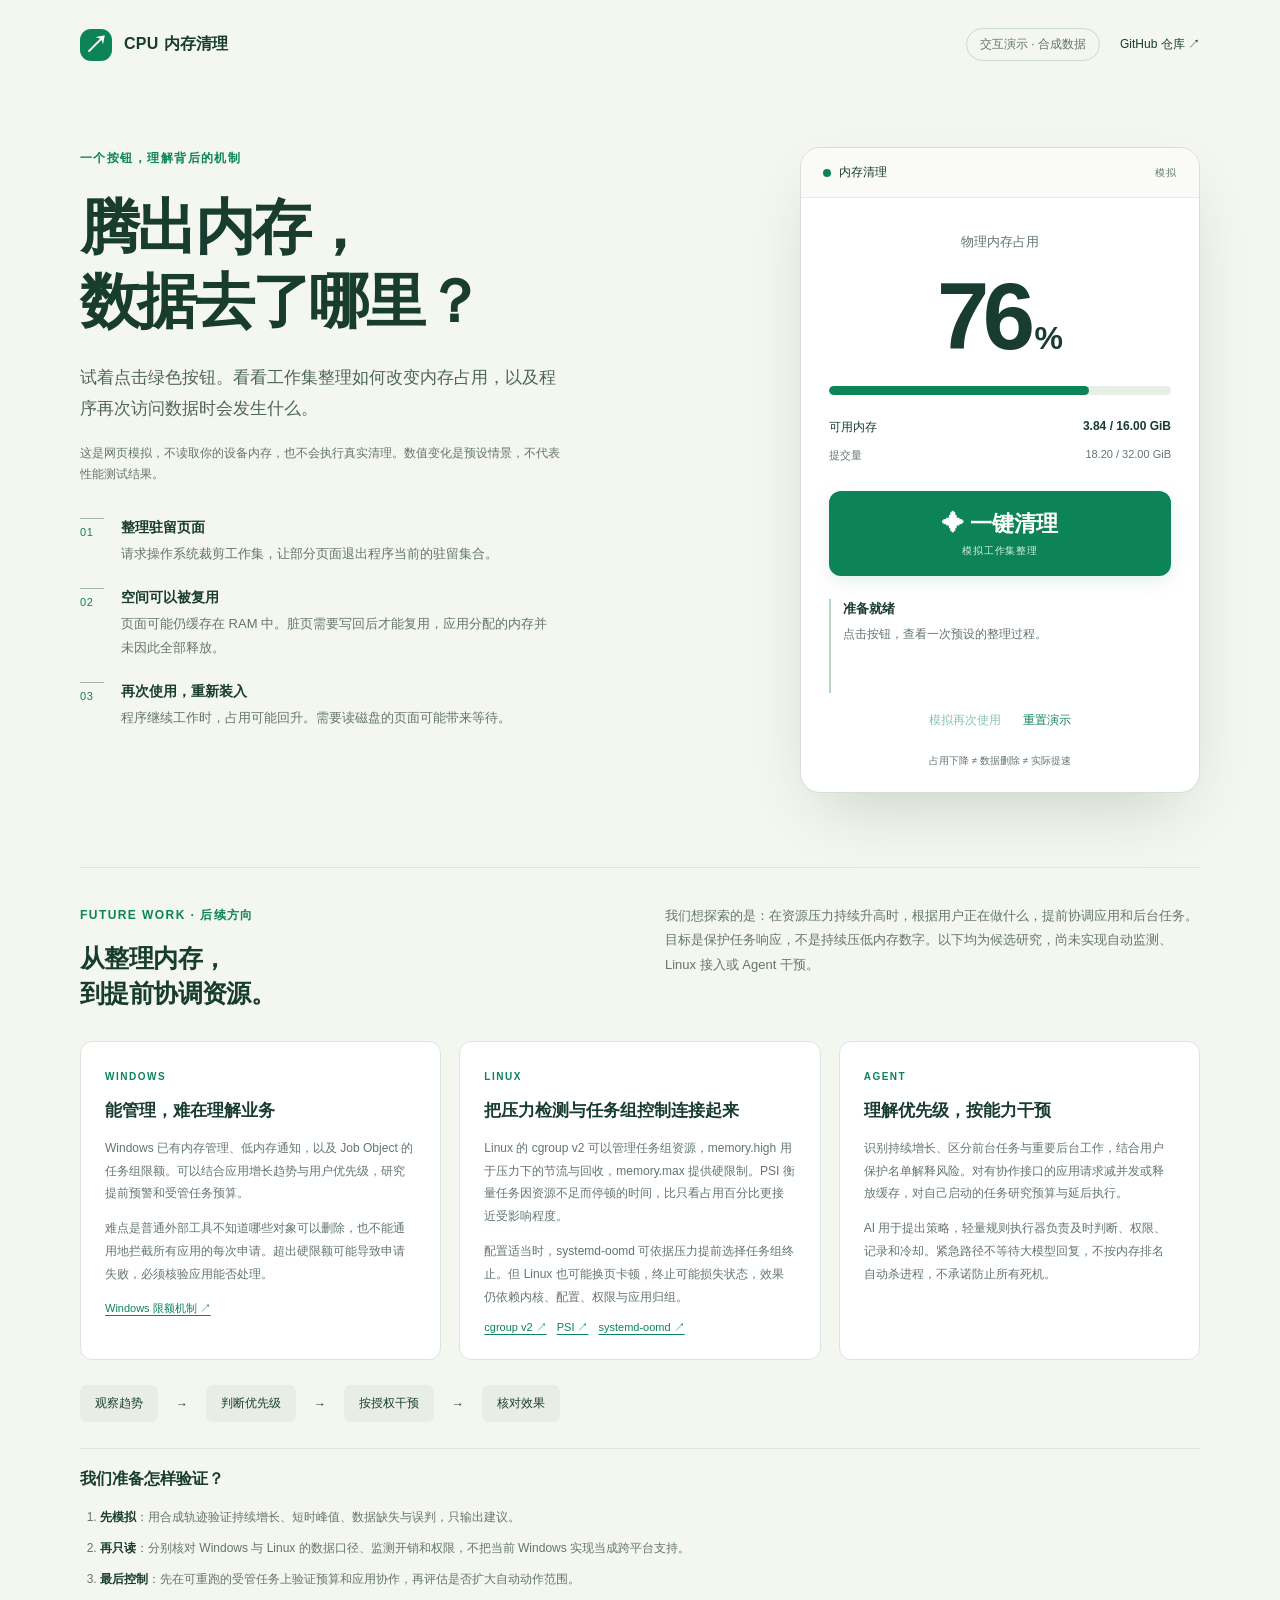
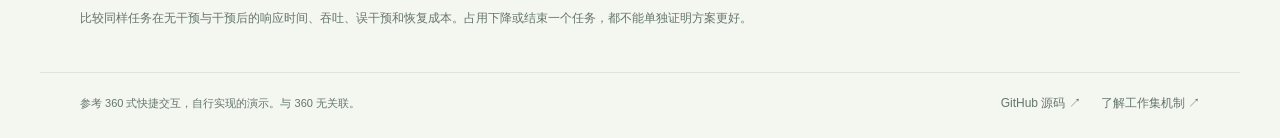
<file: index.html>
<!doctype html>
<html lang="zh-CN">
<head>
  <meta charset="utf-8">
  <meta name="viewport" content="width=device-width, initial-scale=1">
  <meta name="description" content="CPU 内存清理交互演示：用合成数据理解工作集整理与内存占用变化。">
  <title>内存清理 · 交互演示</title>
  <link rel="stylesheet" href="styles.css?v=20261027-2">
  <script src="app.js" defer></script>
</head>
<body>
  <header class="topbar"><a class="brand" href="./"><span class="brand-mark" aria-hidden="true">↗</span> CPU 内存清理</a><nav class="page-links" aria-label="项目入口"><span class="badge">交互演示 · 合成数据</span><a href="https://github.com/DreamSoul-AI/cpu-memory-cleanup" target="_blank" rel="noopener noreferrer">GitHub 仓库 ↗</a></nav></header>
  <main>
    <section class="intro" aria-labelledby="intro-title">
      <p class="eyebrow">一个按钮，理解背后的机制</p>
      <h1 id="intro-title">腾出内存，<br>数据去了哪里？</h1>
      <p class="lead">试着点击绿色按钮。看看工作集整理如何改变内存占用，以及程序再次访问数据时会发生什么。</p>
      <p class="notice">这是网页模拟，不读取你的设备内存，也不会执行真实清理。数值变化是预设情景，不代表性能测试结果。</p>
      <ol class="steps">
        <li><span>01</span><div><strong>整理驻留页面</strong><p>请求操作系统裁剪工作集，让部分页面退出程序当前的驻留集合。</p></div></li>
        <li><span>02</span><div><strong>空间可以被复用</strong><p>页面可能仍缓存在 RAM 中。脏页需要写回后才能复用，应用分配的内存并未因此全部释放。</p></div></li>
        <li><span>03</span><div><strong>再次使用，重新装入</strong><p>程序继续工作时，占用可能回升。需要读磁盘的页面可能带来等待。</p></div></li>
      </ol>
    </section>
    <section class="preview" aria-label="内存清理模拟窗口">
      <div class="window-top"><span class="window-dot" aria-hidden="true"></span><span>内存清理</span><span class="sample-tag">模拟</span></div>
      <div class="window-body">
        <p class="metric-label">物理内存占用</p>
        <div class="percent"><span id="percent">76</span><span class="unit">%</span></div>
        <div id="usage" class="usage" role="progressbar" aria-label="模拟物理内存占用" aria-valuemin="0" aria-valuemax="100" aria-valuenow="76"><div id="fill"></div></div>
        <div class="numbers"><span>可用内存</span><strong><span id="available">3.84</span> / 16.00 GiB</strong></div>
        <div class="numbers secondary"><span>提交量</span><span>18.20 / 32.00 GiB</span></div>
        <button id="clean" class="clean" type="button"><span aria-hidden="true">✦</span> 一键清理<span class="button-note">模拟工作集整理</span></button>
        <div class="result" role="status" aria-live="polite" aria-atomic="true"><strong id="status">准备就绪</strong><p id="message">点击按钮，查看一次预设的整理过程。</p></div>
        <div class="controls"><button id="revisit" type="button" disabled>模拟再次使用</button><button id="reset" type="button">重置演示</button></div>
        <p class="footnote">占用下降 ≠ 数据删除 ≠ 实际提速</p>
      </div>
    </section>
    <section class="context" aria-labelledby="context-title">
      <div><p class="eyebrow">FUTURE WORK · 后续方向</p><h2 id="context-title">从整理内存，<br>到提前协调资源。</h2></div>
      <p>我们想探索的是：在资源压力持续升高时，根据用户正在做什么，提前协调应用和后台任务。目标是保护任务响应，不是持续压低内存数字。以下均为候选研究，尚未实现自动监测、Linux 接入或 Agent 干预。</p>
      <div class="future-grid">
        <article class="future-card"><span class="platform">WINDOWS</span><h3>能管理，难在理解业务</h3><p>Windows 已有内存管理、低内存通知，以及 Job Object 的任务组限额。可以结合应用增长趋势与用户优先级，研究提前预警和受管任务预算。</p><p>难点是普通外部工具不知道哪些对象可以删除，也不能通用地拦截所有应用的每次申请。超出硬限额可能导致申请失败，必须核验应用能否处理。</p><a href="https://learn.microsoft.com/en-us/windows/win32/api/winnt/ns-winnt-jobobject_extended_limit_information" target="_blank" rel="noopener noreferrer">Windows 限额机制 ↗</a></article>
        <article class="future-card"><span class="platform">LINUX</span><h3>把压力检测与任务组控制连接起来</h3><p>Linux 的 cgroup v2 可以管理任务组资源，memory.high 用于压力下的节流与回收，memory.max 提供硬限制。PSI 衡量任务因资源不足而停顿的时间，比只看占用百分比更接近受影响程度。</p><p>配置适当时，systemd-oomd 可依据压力提前选择任务组终止。但 Linux 也可能换页卡顿，终止可能损失状态，效果仍依赖内核、配置、权限与应用归组。</p><div class="source-links"><a href="https://docs.kernel.org/admin-guide/cgroup-v2.html" target="_blank" rel="noopener noreferrer">cgroup v2 ↗</a><a href="https://docs.kernel.org/accounting/psi.html" target="_blank" rel="noopener noreferrer">PSI ↗</a><a href="https://www.freedesktop.org/software/systemd/man/latest/systemd-oomd.service.html" target="_blank" rel="noopener noreferrer">systemd-oomd ↗</a></div></article>
        <article class="future-card"><span class="platform">AGENT</span><h3>理解优先级，按能力干预</h3><p>识别持续增长、区分前台任务与重要后台工作，结合用户保护名单解释风险。对有协作接口的应用请求减并发或释放缓存，对自己启动的任务研究预算与延后执行。</p><p>AI 用于提出策略，轻量规则执行器负责及时判断、权限、记录和冷却。紧急路径不等待大模型回复，不按内存排名自动杀进程，不承诺防止所有死机。</p></article>
      </div>
      <div class="agent-flow"><span>观察趋势</span><span aria-hidden="true">→</span><span>判断优先级</span><span aria-hidden="true">→</span><span>按授权干预</span><span aria-hidden="true">→</span><span>核对效果</span></div>
      <div class="roadmap"><h3>我们准备怎样验证？</h3><ol><li><strong>先模拟</strong>：用合成轨迹验证持续增长、短时峰值、数据缺失与误判，只输出建议。</li><li><strong>再只读</strong>：分别核对 Windows 与 Linux 的数据口径、监测开销和权限，不把当前 Windows 实现当成跨平台支持。</li><li><strong>最后控制</strong>：先在可重跑的受管任务上验证预算和应用协作，再评估是否扩大自动动作范围。</li></ol><p>比较同样任务在无干预与干预后的响应时间、吞吐、误干预和恢复成本。占用下降或结束一个任务，都不能单独证明方案更好。</p></div>
    </section>
  </main>
  <footer><span>参考 360 式快捷交互，自行实现的演示。与 360 无关联。</span><nav class="page-links" aria-label="项目与参考资料"><a href="https://github.com/DreamSoul-AI/cpu-memory-cleanup" target="_blank" rel="noopener noreferrer">GitHub 源码 ↗</a><a href="https://learn.microsoft.com/en-us/windows/win32/memory/working-set" target="_blank" rel="noopener noreferrer">了解工作集机制 ↗</a></nav></footer>
  <noscript><p class="notice">启用 JavaScript 后可体验模拟按钮；本页所有数值均为合成数据。</p></noscript>
</body>
</html>
</file>
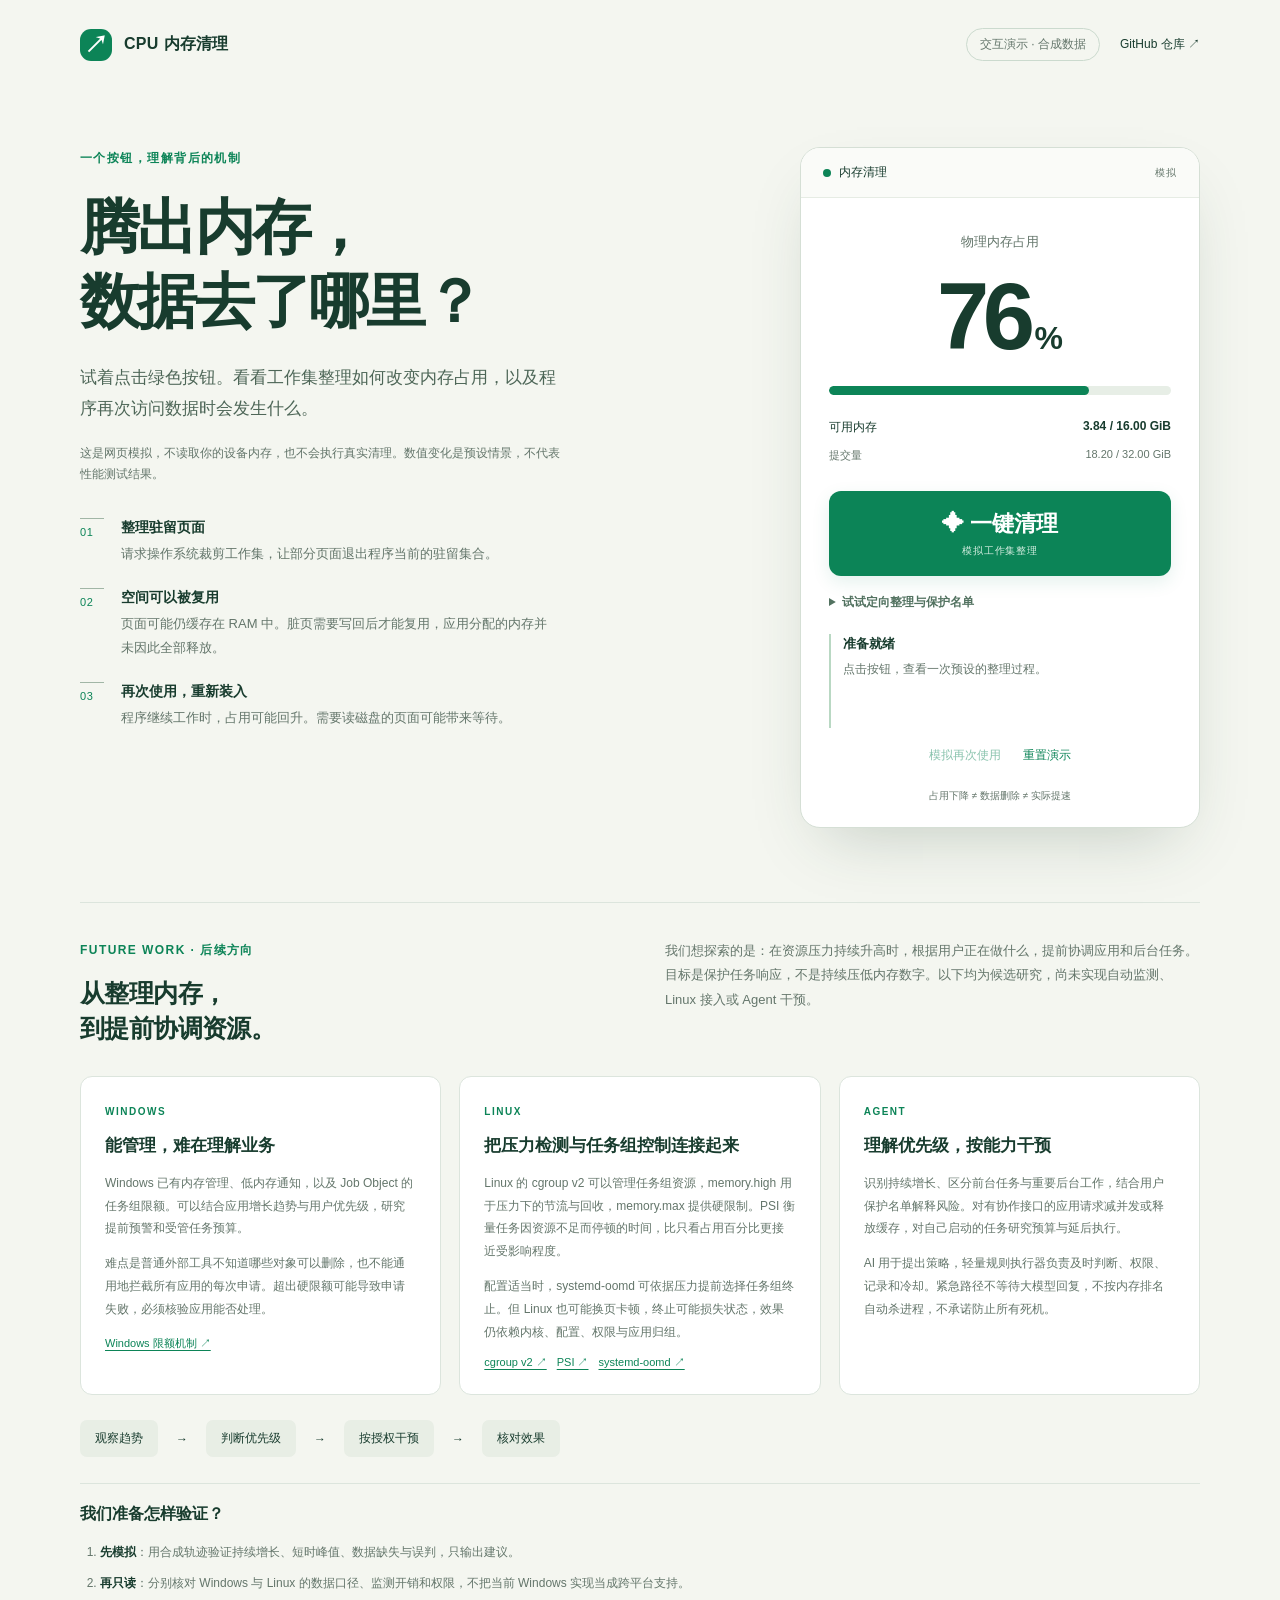
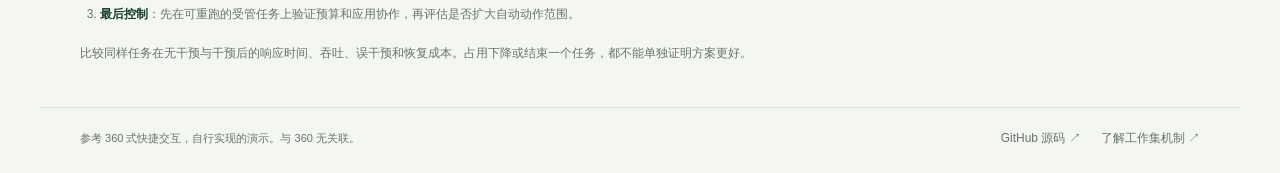
<file: demo/index.html>
<!doctype html>
<html lang="zh-CN">
<head>
  <meta charset="utf-8">
  <meta name="viewport" content="width=device-width, initial-scale=1">
  <meta name="description" content="CPU 内存清理交互演示：用合成数据理解工作集整理与内存占用变化。">
  <title>内存清理 · 交互演示</title>
  <link rel="stylesheet" href="styles.css?v=20261031-1">
  <script src="app.js" defer></script>
</head>
<body>
  <header class="topbar"><a class="brand" href="./"><span class="brand-mark" aria-hidden="true">↗</span> CPU 内存清理</a><nav class="page-links" aria-label="项目入口"><span class="badge">交互演示 · 合成数据</span><a href="https://github.com/DreamSoul-AI/cpu-memory-cleanup" target="_blank" rel="noopener noreferrer">GitHub 仓库 ↗</a></nav></header>
  <main>
    <section class="intro" aria-labelledby="intro-title">
      <p class="eyebrow">一个按钮，理解背后的机制</p>
      <h1 id="intro-title">腾出内存，<br>数据去了哪里？</h1>
      <p class="lead">试着点击绿色按钮。看看工作集整理如何改变内存占用，以及程序再次访问数据时会发生什么。</p>
      <p class="notice">这是网页模拟，不读取你的设备内存，也不会执行真实清理。数值变化是预设情景，不代表性能测试结果。</p>
      <ol class="steps">
        <li><span>01</span><div><strong>整理驻留页面</strong><p>请求操作系统裁剪工作集，让部分页面退出程序当前的驻留集合。</p></div></li>
        <li><span>02</span><div><strong>空间可以被复用</strong><p>页面可能仍缓存在 RAM 中。脏页需要写回后才能复用，应用分配的内存并未因此全部释放。</p></div></li>
        <li><span>03</span><div><strong>再次使用，重新装入</strong><p>程序继续工作时，占用可能回升。需要读磁盘的页面可能带来等待。</p></div></li>
      </ol>
    </section>
    <section class="preview" aria-label="内存清理模拟窗口">
      <div class="window-top"><span class="window-dot" aria-hidden="true"></span><span>内存清理</span><span class="sample-tag">模拟</span></div>
      <div class="window-body">
        <p class="metric-label">物理内存占用</p>
        <div class="percent"><span id="percent">76</span><span class="unit">%</span></div>
        <div id="usage" class="usage" role="progressbar" aria-label="模拟物理内存占用" aria-valuemin="0" aria-valuemax="100" aria-valuenow="76"><div id="fill"></div></div>
        <div class="numbers"><span>可用内存</span><strong><span id="available">3.84</span> / 16.00 GiB</strong></div>
        <div class="numbers secondary"><span>提交量</span><span>18.20 / 32.00 GiB</span></div>
        <button id="clean" class="clean" type="button"><span aria-hidden="true">✦</span> 一键清理<span class="button-note">模拟工作集整理</span></button>
        <details class="scope-demo"><summary>试试定向整理与保护名单</summary>
          <p>下面全部为合成进程。全局按钮不支持排除；定向按钮只处理勾选且未保护的对象。</p>
          <label><input id="protect-meeting" type="checkbox" checked> 保护会议程序</label>
          <div class="demo-process"><label><input id="select-browser" type="checkbox"> 浏览器 · PID 101</label><strong id="ws-browser">900 MiB</strong></div>
          <div class="demo-process"><label><input id="select-meeting" type="checkbox"> 会议 · PID 201</label><strong id="ws-meeting">420 MiB</strong></div>
          <div class="demo-process"><label><input id="select-editor" type="checkbox"> 编辑器 · PID 301</label><strong id="ws-editor">540 MiB</strong></div>
          <button id="target-clean" type="button">模拟整理选中进程</button><p id="target-message" role="status">请选择对象；工作集差额不累加为真实释放量。</p>
        </details>
        <div class="result" role="status" aria-live="polite" aria-atomic="true"><strong id="status">准备就绪</strong><p id="message">点击按钮，查看一次预设的整理过程。</p></div>
        <div class="controls"><button id="revisit" type="button" disabled>模拟再次使用</button><button id="reset" type="button">重置演示</button></div>
        <p class="footnote">占用下降 ≠ 数据删除 ≠ 实际提速</p>
      </div>
    </section>
    <section class="context" aria-labelledby="context-title">
      <div><p class="eyebrow">FUTURE WORK · 后续方向</p><h2 id="context-title">从整理内存，<br>到提前协调资源。</h2></div>
      <p>我们想探索的是：在资源压力持续升高时，根据用户正在做什么，提前协调应用和后台任务。目标是保护任务响应，不是持续压低内存数字。以下均为候选研究，尚未实现自动监测、Linux 接入或 Agent 干预。</p>
      <div class="future-grid">
        <article class="future-card"><span class="platform">WINDOWS</span><h3>能管理，难在理解业务</h3><p>Windows 已有内存管理、低内存通知，以及 Job Object 的任务组限额。可以结合应用增长趋势与用户优先级，研究提前预警和受管任务预算。</p><p>难点是普通外部工具不知道哪些对象可以删除，也不能通用地拦截所有应用的每次申请。超出硬限额可能导致申请失败，必须核验应用能否处理。</p><a href="https://learn.microsoft.com/en-us/windows/win32/api/winnt/ns-winnt-jobobject_extended_limit_information" target="_blank" rel="noopener noreferrer">Windows 限额机制 ↗</a></article>
        <article class="future-card"><span class="platform">LINUX</span><h3>把压力检测与任务组控制连接起来</h3><p>Linux 的 cgroup v2 可以管理任务组资源，memory.high 用于压力下的节流与回收，memory.max 提供硬限制。PSI 衡量任务因资源不足而停顿的时间，比只看占用百分比更接近受影响程度。</p><p>配置适当时，systemd-oomd 可依据压力提前选择任务组终止。但 Linux 也可能换页卡顿，终止可能损失状态，效果仍依赖内核、配置、权限与应用归组。</p><div class="source-links"><a href="https://docs.kernel.org/admin-guide/cgroup-v2.html" target="_blank" rel="noopener noreferrer">cgroup v2 ↗</a><a href="https://docs.kernel.org/accounting/psi.html" target="_blank" rel="noopener noreferrer">PSI ↗</a><a href="https://www.freedesktop.org/software/systemd/man/latest/systemd-oomd.service.html" target="_blank" rel="noopener noreferrer">systemd-oomd ↗</a></div></article>
        <article class="future-card"><span class="platform">AGENT</span><h3>理解优先级，按能力干预</h3><p>识别持续增长、区分前台任务与重要后台工作，结合用户保护名单解释风险。对有协作接口的应用请求减并发或释放缓存，对自己启动的任务研究预算与延后执行。</p><p>AI 用于提出策略，轻量规则执行器负责及时判断、权限、记录和冷却。紧急路径不等待大模型回复，不按内存排名自动杀进程，不承诺防止所有死机。</p></article>
      </div>
      <div class="agent-flow"><span>观察趋势</span><span aria-hidden="true">→</span><span>判断优先级</span><span aria-hidden="true">→</span><span>按授权干预</span><span aria-hidden="true">→</span><span>核对效果</span></div>
      <div class="roadmap"><h3>我们准备怎样验证？</h3><ol><li><strong>先模拟</strong>：用合成轨迹验证持续增长、短时峰值、数据缺失与误判，只输出建议。</li><li><strong>再只读</strong>：分别核对 Windows 与 Linux 的数据口径、监测开销和权限，不把当前 Windows 实现当成跨平台支持。</li><li><strong>最后控制</strong>：先在可重跑的受管任务上验证预算和应用协作，再评估是否扩大自动动作范围。</li></ol><p>比较同样任务在无干预与干预后的响应时间、吞吐、误干预和恢复成本。占用下降或结束一个任务，都不能单独证明方案更好。</p></div>
    </section>
  </main>
  <footer><span>参考 360 式快捷交互，自行实现的演示。与 360 无关联。</span><nav class="page-links" aria-label="项目与参考资料"><a href="https://github.com/DreamSoul-AI/cpu-memory-cleanup" target="_blank" rel="noopener noreferrer">GitHub 源码 ↗</a><a href="https://learn.microsoft.com/en-us/windows/win32/memory/working-set" target="_blank" rel="noopener noreferrer">了解工作集机制 ↗</a></nav></footer>
  <noscript><p class="notice">启用 JavaScript 后可体验模拟按钮；本页所有数值均为合成数据。</p></noscript>
</body>
</html>
</file>
<file: styles.css>
:root{color-scheme:light;--ink:#183c2e;--green:#0c8457;--muted:#64766b;--line:#dce5dd;--paper:#f4f6f0}
.page-links{display:flex;align-items:center;gap:20px;flex-wrap:wrap;font-size:12px}.page-links a{white-space:nowrap;text-decoration:none}.page-links a:hover{text-decoration:underline}.topbar{flex-wrap:wrap}
*{box-sizing:border-box}body{margin:0;background:var(--paper);color:var(--ink);font-family:Inter,"Segoe UI","Microsoft YaHei",sans-serif;-webkit-font-smoothing:antialiased}a{color:inherit}button{font:inherit}button,a{-webkit-tap-highlight-color:transparent}button:focus-visible,a:focus-visible{outline:3px solid #db9b32;outline-offset:5px}button:disabled{cursor:default;opacity:.48}.topbar,footer{max-width:1200px;margin:auto;display:flex;align-items:center;justify-content:space-between;gap:24px;padding:28px 40px}.brand{display:flex;align-items:center;gap:12px;font-weight:700;text-decoration:none;letter-spacing:.02em}.brand-mark{background:var(--green);color:white;border-radius:11px;width:32px;height:32px;display:grid;place-items:center;font-size:24px}.badge{font-size:12px;border:1px solid #cbdace;border-radius:99px;padding:7px 13px;color:var(--muted);white-space:nowrap}main{max-width:1200px;padding:58px 40px 0;margin:auto;display:grid;grid-template-columns:1fr 400px;gap:44px 90px}.eyebrow{font-size:12px;letter-spacing:.12em;color:var(--green);font-weight:700;margin:0 0 22px}h1{font-size:clamp(40px,4.7vw,62px);letter-spacing:-.045em;line-height:1.22;margin:0 0 24px}p{line-height:1.85}.lead{font-size:17px;color:#4d6657;max-width:480px;margin:0 0 18px}.notice{font-size:12px;line-height:1.8;color:var(--muted);max-width:480px}.steps{list-style:none;padding:0;margin:32px 0 0;display:grid;gap:22px}.steps li{display:flex;gap:17px}.steps li>span{font-size:11px;letter-spacing:.06em;border-top:1px solid #a1b6a6;padding-top:7px;min-width:24px;color:var(--green)}.steps strong{font-size:14px}.steps p{font-size:13px;color:var(--muted);margin:5px 0 0;max-width:430px}.preview{align-self:start;background:#fff;border:1px solid #d5dfd5;border-radius:20px;box-shadow:0 28px 64px -25px #28493240;overflow:hidden}.window-top{display:flex;align-items:center;gap:8px;font-size:12px;background:#fafbf8;border-bottom:1px solid #e6ece4;padding:16px 22px}.window-dot{height:8px;width:8px;background:var(--green);border-radius:50%}.sample-tag{margin-left:auto;color:var(--muted);font-size:10px;letter-spacing:.12em}.window-body{padding:32px 28px 22px}.metric-label{text-align:center;font-size:13px;color:var(--muted);margin:0}.percent{text-align:center;font-size:94px;line-height:1.35;font-weight:650;letter-spacing:-.07em;font-variant-numeric:tabular-nums}.unit{font-size:32px;margin-left:6px;letter-spacing:0}.usage{height:9px;background:#e7eee6;border-radius:99px;margin:5px 0 24px;overflow:hidden}.usage>div{height:100%;width:76%;background:var(--green);border-radius:99px}.numbers{display:flex;justify-content:space-between;gap:12px;font-size:12px;margin:12px 0;font-variant-numeric:tabular-nums}.numbers.secondary{color:var(--muted);font-size:11px}.clean{background:var(--green);color:white;border:0;border-radius:12px;padding:18px;width:100%;font-size:22px;font-weight:650;cursor:pointer;margin-top:16px;box-shadow:0 6px 18px #0c84571c}.clean:hover:not(:disabled){background:#076c45}.clean:disabled{opacity:.7}.button-note{display:block;font-size:10px;font-weight:400;margin-top:5px;letter-spacing:.08em;color:#d5eee1}.result{margin-top:23px;min-height:94px;border-left:2px solid #b9d8c3;padding-left:12px}.result strong{font-size:13px}.result p{font-size:12px;line-height:1.8;color:var(--muted);margin:6px 0 0}.controls{display:flex;justify-content:center;gap:22px;margin-top:12px}.controls button{background:none;border:0;color:var(--green);font-size:12px;padding:7px 0;cursor:pointer}.footnote{font-size:10px;text-align:center;color:var(--muted);margin:16px 0 0}.context{grid-column:1/-1;border-top:1px solid var(--line);margin-top:30px;padding:36px 0 30px;display:grid;grid-template-columns:1fr 1fr;gap:0 50px}.context .eyebrow{margin-bottom:14px}.context h2{font-size:25px;line-height:1.4;margin:0;letter-spacing:-.025em}.context>p{margin:0;font-size:13px;color:var(--muted)}.agent-flow{grid-column:1/-1;display:flex;align-items:center;gap:18px;flex-wrap:wrap;margin-top:25px;font-size:12px}.agent-flow span:nth-child(odd){background:#e8eee5;border-radius:7px;padding:10px 15px}footer{border-top:1px solid var(--line);font-size:11px;color:var(--muted);padding-top:22px;padding-bottom:26px}footer a{text-decoration:none;white-space:nowrap}
.future-grid{grid-column:1/-1;display:grid;grid-template-columns:repeat(3,minmax(0,1fr));gap:18px;margin-top:30px}.future-card{background:#fff;border:1px solid var(--line);border-radius:12px;padding:24px}.platform{font-size:10px;color:var(--green);letter-spacing:.15em;font-weight:700}.future-card h3{font-size:17px;line-height:1.6;margin:13px 0}.future-card p,.roadmap p,.roadmap li{font-size:12px;color:var(--muted);line-height:1.9}.future-card a{font-size:11px;color:var(--green);text-underline-offset:3px}.source-links{display:flex;flex-wrap:wrap;gap:10px}.roadmap{grid-column:1/-1;border-top:1px solid var(--line);margin-top:26px;padding-top:20px}.roadmap h3{font-size:16px;margin:0 0 12px}.roadmap ol{padding-left:20px}.roadmap li{margin:8px 0}.roadmap strong{color:var(--ink)}
@media(max-width:850px){main{gap:40px;grid-template-columns:1fr 350px;padding-top:36px}.topbar,footer{padding-left:24px;padding-right:24px}main{padding-left:24px;padding-right:24px}h1{font-size:44px}.window-body{padding:26px 22px}.context{gap:22px}.future-grid{grid-template-columns:1fr}.future-card{padding:20px}}
@media(max-width:680px){.topbar{padding:22px 20px;gap:10px}.brand{font-size:13px;gap:8px}.badge{font-size:10px;padding:6px 9px}main{grid-template-columns:1fr;padding:28px 20px 0;gap:32px}.intro{max-width:480px}h1{font-size:44px}.lead{font-size:15px}.preview{width:100%;max-width:420px;justify-self:center}.steps{gap:18px}.context{margin-top:5px;grid-template-columns:1fr;padding-top:28px}.agent-flow{gap:8px;font-size:11px}.agent-flow span:nth-child(odd){padding:8px}footer{align-items:flex-start;flex-direction:column;gap:12px;padding:22px 20px}.percent{font-size:88px}}
@media(prefers-reduced-motion:reduce){*,*::before,*::after{scroll-behavior:auto!important;animation:none!important;transition:none!important}}
</file>
<file: demo/styles.css>
:root{color-scheme:light;--ink:#183c2e;--green:#0c8457;--muted:#64766b;--line:#dce5dd;--paper:#f4f6f0}
.page-links{display:flex;align-items:center;gap:20px;flex-wrap:wrap;font-size:12px}.page-links a{white-space:nowrap;text-decoration:none}.page-links a:hover{text-decoration:underline}.topbar{flex-wrap:wrap}
*{box-sizing:border-box}body{margin:0;background:var(--paper);color:var(--ink);font-family:Inter,"Segoe UI","Microsoft YaHei",sans-serif;-webkit-font-smoothing:antialiased}a{color:inherit}button{font:inherit}button,a{-webkit-tap-highlight-color:transparent}button:focus-visible,a:focus-visible{outline:3px solid #db9b32;outline-offset:5px}button:disabled{cursor:default;opacity:.48}.topbar,footer{max-width:1200px;margin:auto;display:flex;align-items:center;justify-content:space-between;gap:24px;padding:28px 40px}.brand{display:flex;align-items:center;gap:12px;font-weight:700;text-decoration:none;letter-spacing:.02em}.brand-mark{background:var(--green);color:white;border-radius:11px;width:32px;height:32px;display:grid;place-items:center;font-size:24px}.badge{font-size:12px;border:1px solid #cbdace;border-radius:99px;padding:7px 13px;color:var(--muted);white-space:nowrap}main{max-width:1200px;padding:58px 40px 0;margin:auto;display:grid;grid-template-columns:1fr 400px;gap:44px 90px}.eyebrow{font-size:12px;letter-spacing:.12em;color:var(--green);font-weight:700;margin:0 0 22px}h1{font-size:clamp(40px,4.7vw,62px);letter-spacing:-.045em;line-height:1.22;margin:0 0 24px}p{line-height:1.85}.lead{font-size:17px;color:#4d6657;max-width:480px;margin:0 0 18px}.notice{font-size:12px;line-height:1.8;color:var(--muted);max-width:480px}.steps{list-style:none;padding:0;margin:32px 0 0;display:grid;gap:22px}.steps li{display:flex;gap:17px}.steps li>span{font-size:11px;letter-spacing:.06em;border-top:1px solid #a1b6a6;padding-top:7px;min-width:24px;color:var(--green)}.steps strong{font-size:14px}.steps p{font-size:13px;color:var(--muted);margin:5px 0 0;max-width:430px}.preview{align-self:start;background:#fff;border:1px solid #d5dfd5;border-radius:20px;box-shadow:0 28px 64px -25px #28493240;overflow:hidden}.window-top{display:flex;align-items:center;gap:8px;font-size:12px;background:#fafbf8;border-bottom:1px solid #e6ece4;padding:16px 22px}.window-dot{height:8px;width:8px;background:var(--green);border-radius:50%}.sample-tag{margin-left:auto;color:var(--muted);font-size:10px;letter-spacing:.12em}.window-body{padding:32px 28px 22px}.metric-label{text-align:center;font-size:13px;color:var(--muted);margin:0}.percent{text-align:center;font-size:94px;line-height:1.35;font-weight:650;letter-spacing:-.07em;font-variant-numeric:tabular-nums}.unit{font-size:32px;margin-left:6px;letter-spacing:0}.usage{height:9px;background:#e7eee6;border-radius:99px;margin:5px 0 24px;overflow:hidden}.usage>div{height:100%;width:76%;background:var(--green);border-radius:99px}.numbers{display:flex;justify-content:space-between;gap:12px;font-size:12px;margin:12px 0;font-variant-numeric:tabular-nums}.numbers.secondary{color:var(--muted);font-size:11px}.clean{background:var(--green);color:white;border:0;border-radius:12px;padding:18px;width:100%;font-size:22px;font-weight:650;cursor:pointer;margin-top:16px;box-shadow:0 6px 18px #0c84571c}.clean:hover:not(:disabled){background:#076c45}.clean:disabled{opacity:.7}.button-note{display:block;font-size:10px;font-weight:400;margin-top:5px;letter-spacing:.08em;color:#d5eee1}.result{margin-top:23px;min-height:94px;border-left:2px solid #b9d8c3;padding-left:12px}.result strong{font-size:13px}.result p{font-size:12px;line-height:1.8;color:var(--muted);margin:6px 0 0}.controls{display:flex;justify-content:center;gap:22px;margin-top:12px}.controls button{background:none;border:0;color:var(--green);font-size:12px;padding:7px 0;cursor:pointer}.footnote{font-size:10px;text-align:center;color:var(--muted);margin:16px 0 0}.context{grid-column:1/-1;border-top:1px solid var(--line);margin-top:30px;padding:36px 0 30px;display:grid;grid-template-columns:1fr 1fr;gap:0 50px}.context .eyebrow{margin-bottom:14px}.context h2{font-size:25px;line-height:1.4;margin:0;letter-spacing:-.025em}.context>p{margin:0;font-size:13px;color:var(--muted)}.agent-flow{grid-column:1/-1;display:flex;align-items:center;gap:18px;flex-wrap:wrap;margin-top:25px;font-size:12px}.agent-flow span:nth-child(odd){background:#e8eee5;border-radius:7px;padding:10px 15px}footer{border-top:1px solid var(--line);font-size:11px;color:var(--muted);padding-top:22px;padding-bottom:26px}footer a{text-decoration:none;white-space:nowrap}
.future-grid{grid-column:1/-1;display:grid;grid-template-columns:repeat(3,minmax(0,1fr));gap:18px;margin-top:30px}.future-card{background:#fff;border:1px solid var(--line);border-radius:12px;padding:24px}.platform{font-size:10px;color:var(--green);letter-spacing:.15em;font-weight:700}.future-card h3{font-size:17px;line-height:1.6;margin:13px 0}.future-card p,.roadmap p,.roadmap li{font-size:12px;color:var(--muted);line-height:1.9}.future-card a{font-size:11px;color:var(--green);text-underline-offset:3px}.source-links{display:flex;flex-wrap:wrap;gap:10px}.roadmap{grid-column:1/-1;border-top:1px solid var(--line);margin-top:26px;padding-top:20px}.roadmap h3{font-size:16px;margin:0 0 12px}.roadmap ol{padding-left:20px}.roadmap li{margin:8px 0}.roadmap strong{color:var(--ink)}
@media(max-width:850px){main{gap:40px;grid-template-columns:1fr 350px;padding-top:36px}.topbar,footer{padding-left:24px;padding-right:24px}main{padding-left:24px;padding-right:24px}h1{font-size:44px}.window-body{padding:26px 22px}.context{gap:22px}.future-grid{grid-template-columns:1fr}.future-card{padding:20px}}
@media(max-width:680px){.topbar{padding:22px 20px;gap:10px}.brand{font-size:13px;gap:8px}.badge{font-size:10px;padding:6px 9px}main{grid-template-columns:1fr;padding:28px 20px 0;gap:32px}.intro{max-width:480px}h1{font-size:44px}.lead{font-size:15px}.preview{width:100%;max-width:420px;justify-self:center}.steps{gap:18px}.context{margin-top:5px;grid-template-columns:1fr;padding-top:28px}.agent-flow{gap:8px;font-size:11px}.agent-flow span:nth-child(odd){padding:8px}footer{align-items:flex-start;flex-direction:column;gap:12px;padding:22px 20px}.percent{font-size:88px}}
@media(prefers-reduced-motion:reduce){*,*::before,*::after{scroll-behavior:auto!important;animation:none!important;transition:none!important}}

.scope-demo{margin:18px 0;font-size:12px;color:#527260;text-align:left}.scope-demo summary{cursor:pointer;font-weight:650}.scope-demo p{line-height:1.6}.demo-process{display:flex;justify-content:space-between;gap:8px;padding:10px 0;border-bottom:1px solid #e2eae3}.demo-process input{accent-color:#087f4f}#target-clean{margin:12px 0;padding:10px;border:0;border-radius:8px;color:#146440;background:#e4f1e8;font:inherit;cursor:pointer}#target-clean:focus-visible{outline:3px solid #9acbb4}
</file>
